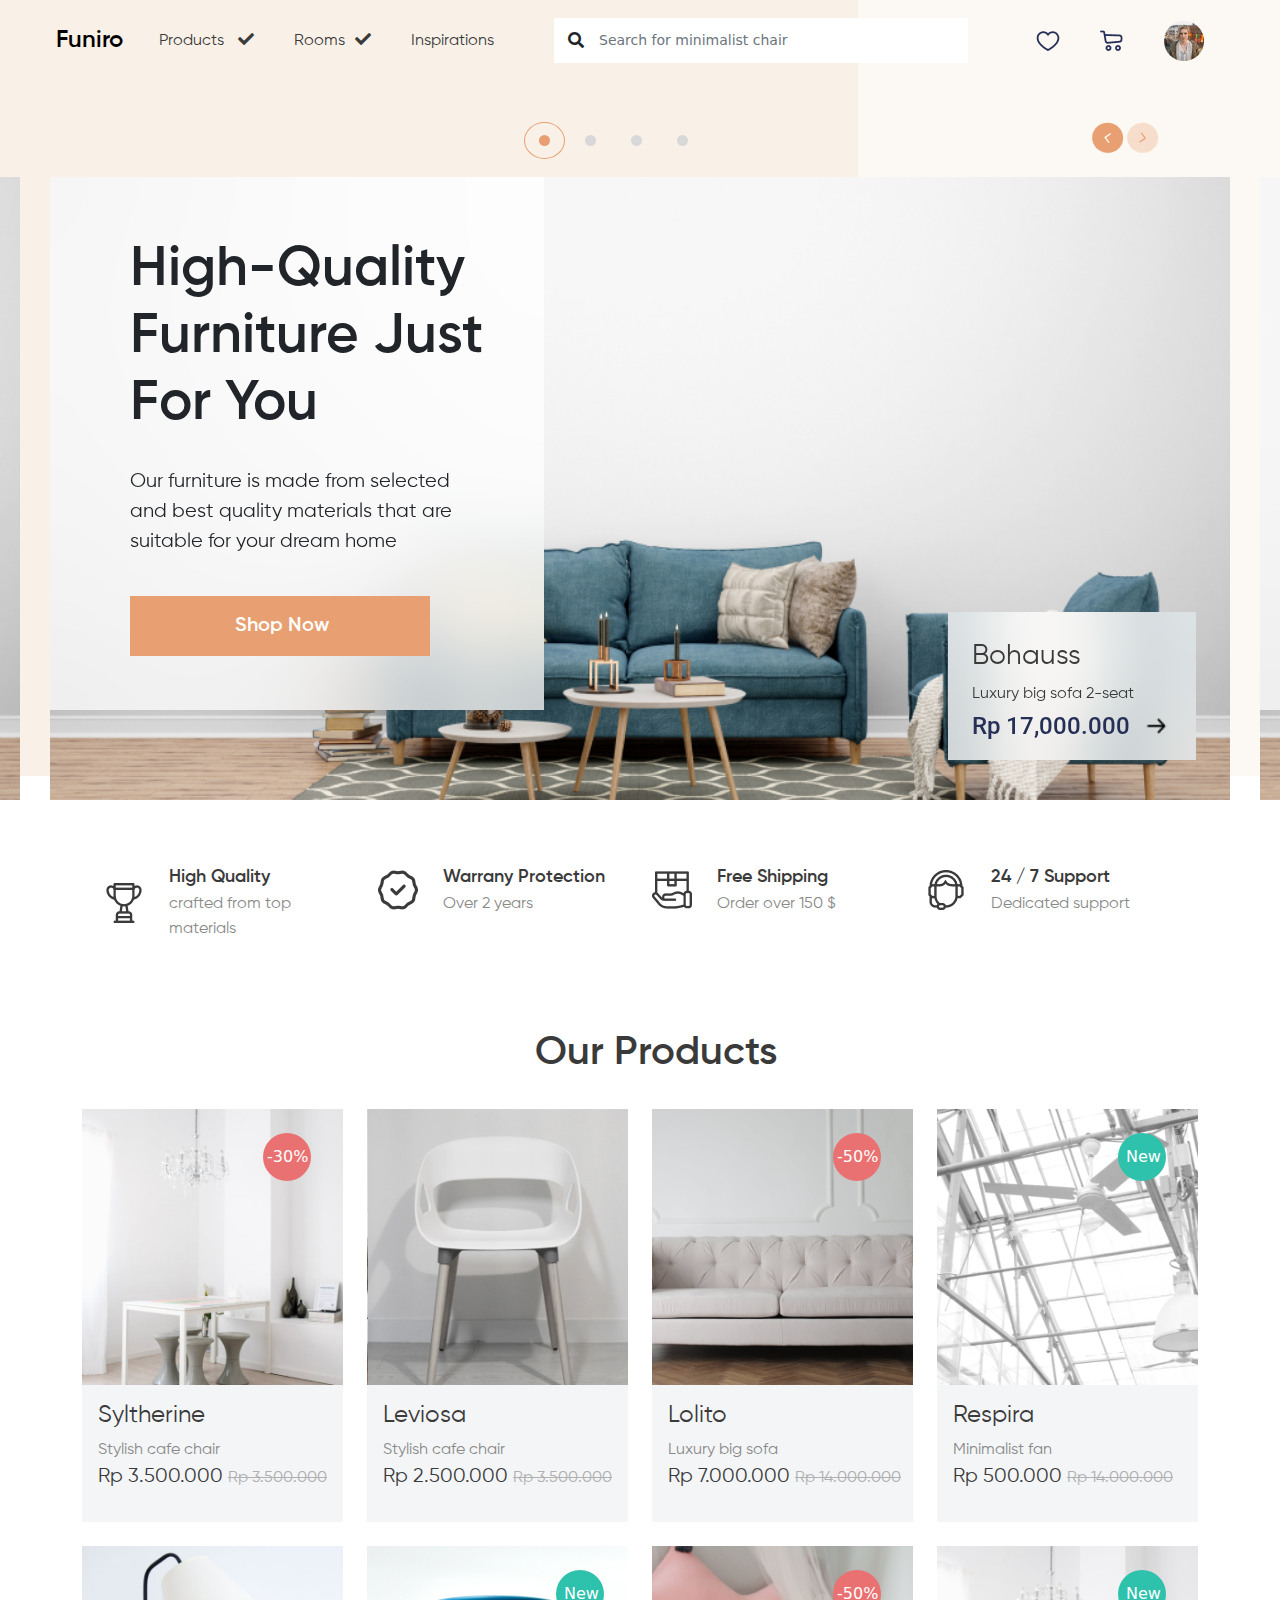
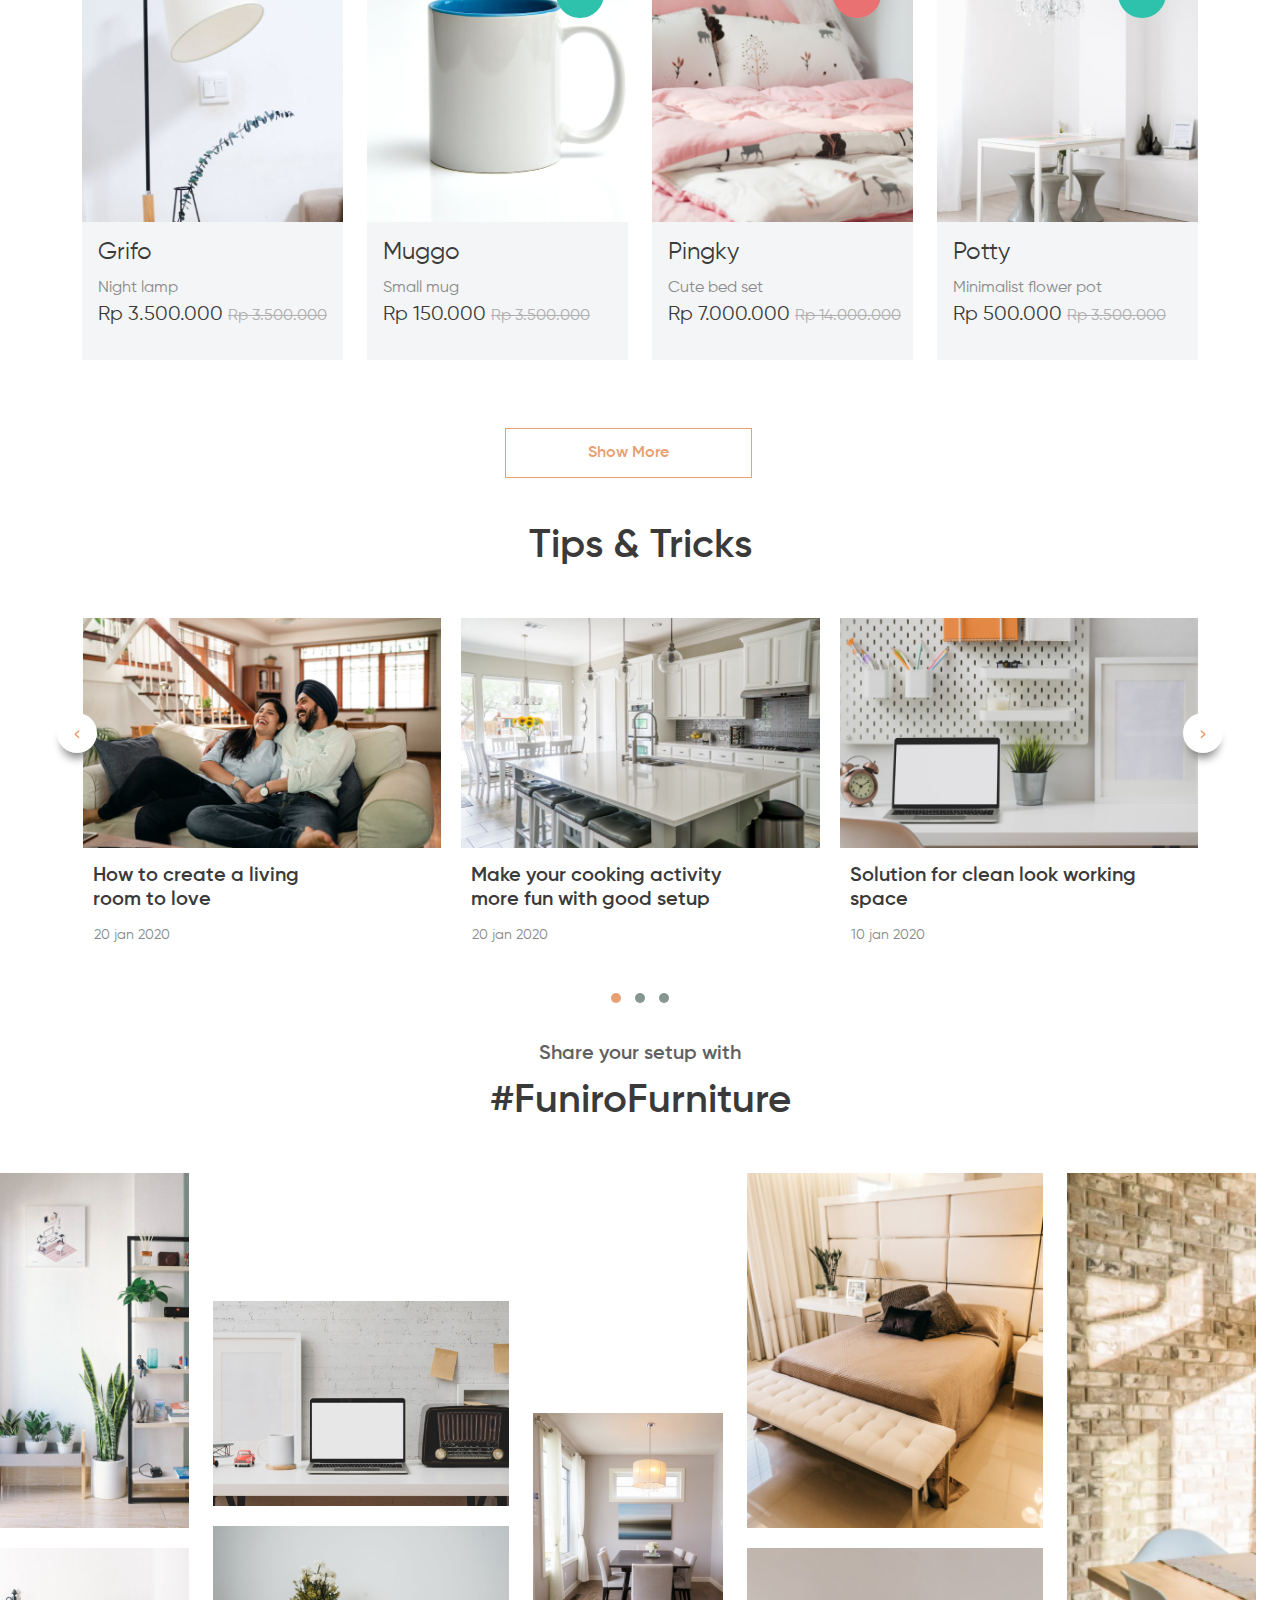
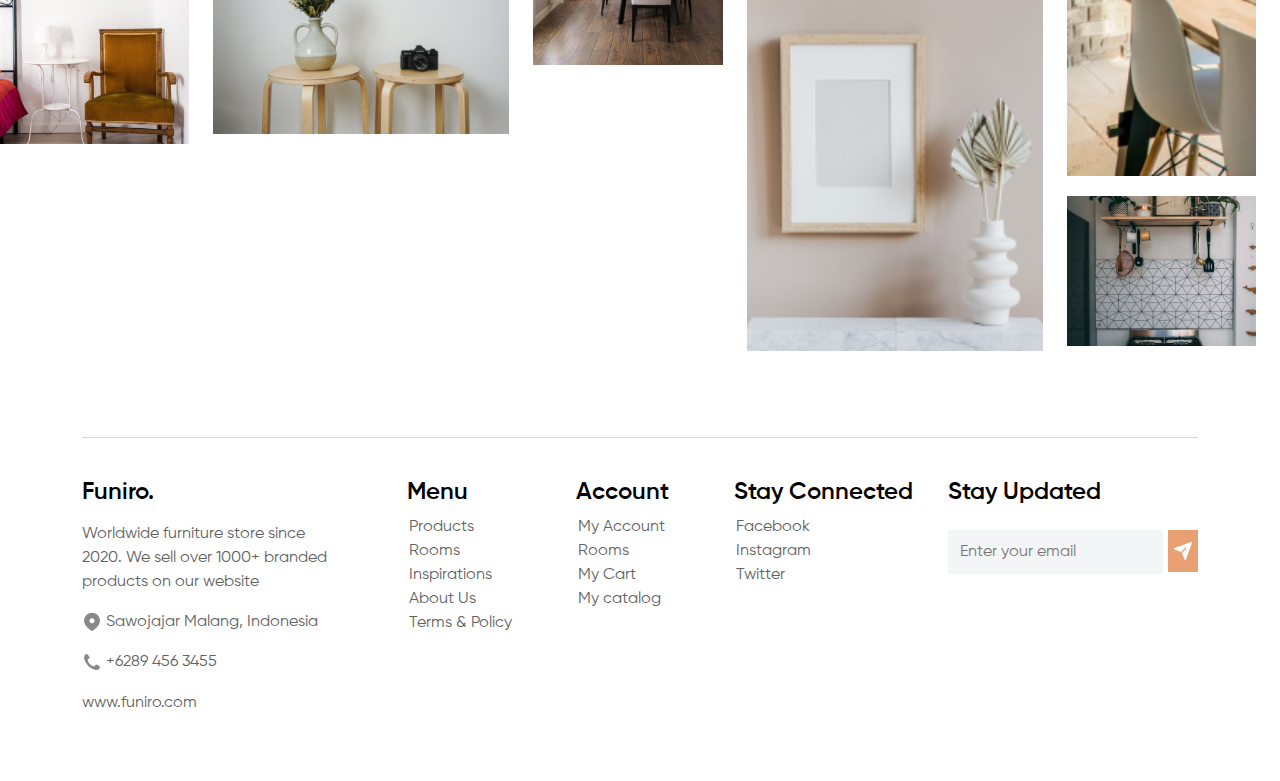
<file: index.html>
<!DOCTYPE html>
<html lang="en">
  <head>
    <meta charset="UTF-8" />
    <meta http-equiv="X-UA-Compatible" content="IE=edge" />
    <meta name="viewport" content="width=device-width, initial-scale=1.0" />
    <!--Css link start-->
 
    <link href="https://cdnjs.cloudflare.com/ajax/libs/font-awesome/5.13.0/css/all.min.css" rel="stylesheet"/>
    <link rel="stylesheet" href="./css/bootstrap.min.css" />
    <link rel="stylesheet" href="https://cdnjs.cloudflare.com/ajax/libs/OwlCarousel2/2.3.4/assets/owl.carousel.min.css" />
    <link rel="stylesheet"href="https://cdnjs.cloudflare.com/ajax/libs/OwlCarousel2/2.3.4/assets/owl.theme.default.min.css"/>
    <link rel="stylesheet" href="./css/style.css" />
    <!--Css link Ends-->
    <title>Figma to Html</title>
  </head>
  <body>
    <!--Above the fold section start-->
<!--Top nav ber start-->
<section class="header_nav">
   <div class="container"> 
     <div class="row"> 
      <div class="col-md-12">
          <nav class="navbar navbar-expand-lg navbar-light">
            <div class="container-fluid">
              <a class="navbar-brand" href="#">Funiro</a>
              <button class="navbar-toggler" type="button" data-bs-toggle="collapse" data-bs-target="#navbarSupportedContent" aria-controls="navbarSupportedContent" aria-expanded="false" aria-label="Toggle navigation">
                <span class="navbar-toggler-icon"></span>
              </button>
              <div class="collapse navbar-collapse" id="navbarSupportedContent">
                <ul class="navbar-nav me-auto mb-2 mb-lg-0">
                  <li class="nav-item"> <a class="nav-link active" href="#">Products <span class="checkmark"><i class="fas fa-check"></i></span></a></li>
                  <li class="nav-item"> <a class="nav-link " href="#">Rooms<span class="checkmark"><i class="fas fa-check"></i></span></a></li>
                  <li class="nav-item"> <a class="nav-link" href="#">Inspirations</a></li>
                </ul>
                 <form class="d-flex">
                    <input class="form-control me-2" type="search" placeholder="Search for minimalist chair" aria-label="Search">
                    <button class="btn" type="submit"><i class="fas fa-search"></i></button>
              </form>
                <ul class="navbar-nav me-0 ms-auto mb-lg-0 navbar-Icons">
                  <li class="nav-item"> <a class="nav-link active" href="#"><img src="images/Heart.png" alt="#"></a></li>
                  <li class="nav-item"> <a class="nav-link " href="#"><img src="images/Cart.png" alt="#"></a></li>
                  <li class="nav-item"> <a class="nav-link" href="#"><img src="images/person.png" alt="#"></a></li>
                </ul>
              </div>
            </div>
          </nav>
      </div>
    </div>
   </div>
</section>

<!--Top nav ber ends-->
    <!--1st above part start-->
    <section id="home_hero">
      <div class="bg_overlay"></div>clear
      <div class="owl-carousel owl-theme" id="home_hero_silder">
        <div class="item">
          <div class="owl_inner">
            <div class="img_container">
              <div class="info_box">
                <h4>Bohauss</h4>
                <span class="info_Normal_Medium">Luxury big sofa 2-seat</span>
                <div class="price-section">
                  <span class="info_price">Rp 17,000.000</span>
                  <img src="images/arrow right.png" alt="#" />
                </div>
              </div>
            </div>
             </div>
            <div class="Hero_content">
              <div class="content">
                <h1>
                  High-Quality <br />
                  Furniture Just <br />
                  For You
                </h1>
                <p>
                  Our furniture is made from selected and best quality materials
                  that are suitable for your dream home
                </p>
                <div class="banner_button">
                  <span class="small_btn">Shop Now</span>
                </div>
                <!--<button><span class="btn"> Shop Now</span></button>-->
            </div>  
          </div>
        </div>
        <div class="item">
          <div class="owl_inner">
            <div class="img_container_2">
              <div class="info_box">
                <h4>Bohauss</h4>
                <span class="info_Normal_Medium">Luxury big sofa 2-seat</span>
                <div class="price-section">
                  <span class="info_price">Rp 17,000.000</span>
                <img src="images/arrow right.png" alt="#" />

                </div>
              </div>
            </div>
          </div>
          <div class="Hero_content_2">
            <div class="content_2">
              <h1>
                High-Quality <br />
                Furniture Just <br />
                For You
              </h1>
              <p>
                Our furniture is made from selected and best quality materials
                that are suitable for your dream home
              </p>
                <div class="banner_button">
                  <span class="small_btn">Shop Now</span>
                </div>
            </div>
           </div>
            </div>
     <div class="item">
          <div class="owl_inner">
            <div class="img_container_2">
              <div class="info_box">
                <h4>Bohauss</h4>
                <span class="info_Normal_Medium">Luxury big sofa 2-seat</span>
                <div class="price-section">
                  <span class="info_price">Rp 17,000.000</span>
                  <img src="images/arrow right.png" alt="#" />
                </div>
              </div>
            </div>
          </div>
          <div class="Hero_content_2">
            <div class="content_2">
              <h1>
                High-Quality <br />
                Furniture Just <br />
                For You
              </h1>
              <p>
                Our furniture is made from selected and best quality materials
                that are suitable for your dream home
              </p>
              <div class="banner_button">
                  <span class="small_btn">Shop Now</span>
               </div>
            </div>
           </div>
         </div>
           <div class="item">
          <div class="owl_inner">
            <div class="img_container_2">
              <div class="info_box">
                <h4>Bohauss</h4>
                <span class="info_Normal_Medium">Luxury big sofa 2-seat</span>
                <div class="price-section">
                  <span class="info_price">Rp 17,000.000</span>
                 <!-- <img src="images/arrow right.png" alt="#" />-->
                </div>
              </div>
            </div>
          </div>
          <div class="Hero_content_2">
            <div class="content_2">
              <h1>
                High-Quality <br />
                Furniture Just <br />
                For You
              </h1>
              <p>
                Our furniture is made from selected and best quality materials
                that are suitable for your dream home
              </p>
               <div class="banner_button">
                  <span class="small_btn">Shop Now</span>
                </div>
            </div>
           </div>
         </div>
          </div>
        </div> 
      </div>
    </section>
    <!--1st above part ends-->
    <!--Above the fold  section start-->
<!--Features section html Start-->
<section class="features">
  <div class="container">
    <div class="row">
      <!--Features part-1 start-->
      <div class="col-md-3">
        <div class="features_items">
          <img src="images/trophy 1.png" alt="Trophy">
          <div class="features_content"> 
          <span class=" d-block span_one">High Quality</span>
           <span class="span_two">crafted from top materials</span>
          </div>
        </div>
         </div>
         <!--Features part-1 ends-->
               <!--Features part-2 start-->
      <div class="col-md-3">
        <div class="features_items">
          <img src="images/guarantee.png" alt="guarantee">
          <div class="features_content"> 
          <span class=" d-block span_one">Warrany Protection</span>
           <span class="span_two">Over 2 years</span>
          </div>
        </div>
         </div>
         <!--Features part2 ends-->
        <!--Features part-3 start-->
      <div class="col-md-3">
        <div class="features_items">
          <img src="images/shipping.png" alt="Trophy">
          <div class="features_content"> 
          <span class=" d-block span_one">Free Shipping</span>
           <span class="span_two">Order over 150 $</span>
          </div>
        </div>
         </div>
         <!--Features part-3 ends-->
        <!--Features part-4 start-->
      <div class="col-md-3">
        <div class="features_items">
          <img src="images/customer-support.png" alt="customer-support">
          <div class="features_content"> 
          <span class=" d-block span_one">24 / 7 Support</span>
           <span class="span_two">Dedicated support</span>
          </div>
        </div>
         </div>
         <!--Features part -4 ends-->
    </div>
  </div>
</section>
<!--Features section html Ends--->
<!--------Products main section part Start------>
<section class="product_new">
<!------------Products content part start--------->
  <div class="container">
    <div class="row">
      <div class="col-lg-12 pb-2 ">
       <div class="products_content">
           <h2 class="mb-4">Our Products</h2>
       </div>
      </div>
    </div>
  </div>
  <!------------Products content part ends--------->
<div class="container">
  <div class="row">
    <!----1st New products start-->
    <div class="col-lg-3">
      <div class="products_new_items mb-4">
       <img src="images/Img-Syltherine.png" alt="Img-Syltherine" class="img-fluid w-100">
         <span class="price_discount me-2 ps-1">-30%</span>
          <div class="products_details">
                 <h5>Syltherine</h5>
                      <span class="details_1">Stylish cafe chair</span> <br>
                       <span class="details_2">Rp 3.500.000
                        <del>Rp 3.500.000</del>
                     </span>
           </div>
      <div class="product_cart ">
           <a href="#" class="btn_new ">Add to cart</a>
          <div class="flex justify-content-around"> 
                  <a href="" class=" span_3 share me-3 "><img src="images/gridicons_share.png" alt="#" class="me-2">Share</a>
                  <a href="" class="span_3  link  me-3"><img src="images/Vector (1).png" alt="#" class="me-2">Like</a>
          </div>
     </div>
    </div>
 </div>
<!----1st New products ends-->
 <!----2nd New products start-->
 <div class="col-lg-3">
    <div class="products_new_items mb-4">
       <img src="images/Img-Leviosa.png" alt="Img-Leviosa" class="img-fluid w-100">
          <div class="products_details">
                 <h5>Leviosa</h5>
                      <span class="details_1">Stylish cafe chair</span> <br>
                       <span class="details_2">Rp 2.500.000
                        <del>Rp 3.500.000</del>
                     </span>
           </div>
      <div class="product_cart ">
           <a href="#" class="btn_new ">Add to cart</a>
          <div class="flex justify-content-around"> 
                  <a href="" class=" span_3 share me-3 "><img src="images/gridicons_share.png" alt="#" class="me-2">Share</a>
                  <a href="" class="span_3  link  me-3"><img src="images/Vector (1).png" alt="#" class="me-2">Like</a>
          </div>
     </div>
    </div>
 </div>
 <!----2nd New products ends-->
<!----3rd New products start-->
  <div class="col-lg-3">
    <div class="products_new_items mb-4">
       <img src="images/Img-Lolito.png" alt="Img-Lolito" class="img-fluid w-100">
         <span class="price_discount me-2 ps-1">-50%</span>
          <div class="products_details">
                 <h5>Lolito</h5>
                      <span class="details_1">Luxury big sofa</span> <br>
                       <span class="details_2">Rp 7.000.000
                            <del>Rp 14.000.000</del>
                     </span>
           </div>
      <div class="product_cart ">
           <a href="#" class="btn_new ">Add to cart</a>
          <div class="flex justify-content-around"> 
                  <a href="" class=" span_3 share me-3 "><img src="images/gridicons_share.png" alt="#" class="me-2">Share</a>
                  <a href="" class="span_3  link  me-3"><img src="images/Vector (1).png" alt="#" class="me-2">Like</a>
          </div>
     </div>
    </div>
 </div>
<!----3rd New products ends-->
 <!----4th New products start-->
 <div class="col-lg-3">
    <div class="products_new_items mb-4">
       <img src="images/Img-Respire.png" alt="Img-Respire" class="img-fluid w-100">
         <span class="price_discount me-2 ps-2" style="background-color: #2EC1AC;" >New</span>
          <div class="products_details">
                 <h5>Respira</h5>
                      <span class="details_1">Minimalist fan</span> <br>
                       <span class="details_2">Rp 500.000
                        <del>Rp 14.000.000</del>
                     </span>
           </div>
      <div class="product_cart ">
           <a href="#" class="btn_new ">Add to cart</a>
          <div class="flex justify-content-around"> 
                  <a href="" class=" span_3 share me-3 "><img src="images/gridicons_share.png" alt="#" class="me-2">Share</a>
                  <a href="" class="span_3  link  me-3"><img src="images/Vector (1).png" alt="#" class="me-2">Like</a>
          </div>
     </div>
    </div>
 </div>

 <!----4th New products ends-->
 <!----5th New products start-->
 <div class="col-lg-3">
    <div class="products_new_items mb-4">
       <img src="images/Img-Grifo.png" alt="Img-Grifo" class="img-fluid w-100">
          <div class="products_details">
                 <h5>Grifo</h5>
                      <span class="details_1">Night lamp</span> <br>
                       <span class="details_2">Rp 3.500.000
                        <del>Rp 3.500.000</del>
                     </span>
           </div>
      <div class="product_cart ">
           <a href="#" class="btn_new ">Add to cart</a>
          <div class="flex justify-content-around"> 
                  <a href="" class=" span_3 share me-3 "><img src="images/gridicons_share.png" alt="#" class="me-2">Share</a>
                  <a href="" class="span_3  link  me-3"><img src="images/gridicons_share.png" alt="#" class="me-2">Like</a>
          </div>
     </div>
    </div>
 </div>
<!----5th New products ends-->
 <!----6th New products start-->
 <div class="col-lg-3">
    <div class="products_new_items mb-4">
       <img src="images/Img-Muggo.png" alt="Img-Muggo" class="img-fluid w-100">
          <span class="price_discount margin-right: -0.10 rem ps-2" style="background-color: #2EC1AC;" >New</span>
          <div class="products_details">
                 <h5>Muggo</h5>
                      <span class="details_1">Small mug</span> <br>
                       <span class="details_2">Rp 150.000
                        <del>Rp 3.500.000</del>
                     </span>
           </div>
      <div class="product_cart ">
           <a href="#" class="btn_new ">Add to cart</a>
          <div class="flex justify-content-around"> 
                  <a href="" class=" span_3 share me-3 "><img src="images/gridicons_share.png" alt="#" class="me-2">Share</a>
                  <a href="" class="span_3  link  me-3"><img src="images/Vector (1).png" alt="#" class="me-2">Like</a>
          </div>
     </div>
    </div>
 </div>

<!----6th New products ends-->
<!----7th New products start mb-4-->
 <div class="col-lg-3">
    <div class="products_new_items mb-4">
       <img src="images/Img-Pinkey.png" alt="Img-Pinkey" class="img-fluid w-100">
         <span class="price_discount me-2 ps-1">-50%</span>
          <div class="products_details">
                 <h5>Pingky</h5>
                      <span class="details_1">Cute bed set</span> <br>
                       <span class="details_2">Rp 7.000.000
                        <del>Rp 14.000.000</del>
                     </span>
           </div>
      <div class="product_cart ">
           <a href="#" class="btn_new ">Add to cart</a>
          <div class="flex justify-content-around"> 
                  <a href="" class=" span_3 share me-3 "><img src="images/gridicons_share.png" alt="#" class="me-2">Share</a>
                  <a href="" class="span_3  link  me-3"><img src="images/Vector (1).png" alt="#" class="me-2">Like</a>
          </div>
     </div>
    </div>
 </div>
<!----7th New products ends-->
<!----8th New products start-->
 <div class="col-lg-3">
    <div class="products_new_items mb-4">

       <img src="images/Img-Syltherine.png" alt="Img-Syltherine" class="img-fluid w-100">
           <span class="price_discount me-2 ps-2" style="background-color: #2EC1AC;" >New</span>
          <div class="products_details">
                 <h5>Potty</h5>
                      <span class="details_1">Minimalist flower pot</span> <br>
                       <span class="details_2">Rp 500.000
                        <del>Rp 3.500.000</del>
                     </span>
           </div>
      <div class="product_cart ">
           <a href="#" class="btn_new ">Add to cart</a>
          <div class="flex justify-content-around"> 
                  <a href="" class=" span_3 share me-3 "><img src="images/gridicons_share.png" alt="#" class="me-2">Share</a>
                  <a href="" class="span_3  link  me-3"><img src="images/Vector (1).png" alt="#" class="me-2">Like</a>
          </div>
     </div>
    </div>
 </div>
 <!----8th New products ends-->
 <!----------Products button start --------->
          <div class="row">
            <div class="col-md-12 text-center">
              <a href="product_btn" class="btn">Show More</a>
            </div>
          </div>
    </div>
</div>
</section>
 <!----------Products button ends --------->
<!---Products Main  section part Ends-->

<!------------Tips & tricks part start-------->
<section class="tips_tricks">
  <div class="container pb-4">
    <div class="row">
      <!--------Tips & Tricks title part start-->
      <div class="col-md-12"> 
      <div class="tricks_titile"> 
        <h2 class="text-center mb-5">Tips & Tricks</h2>
      </div>
    </div>
  <!--------Tips & Tricks title part ends-->
  <!---Tips&Tricks slider part start-->
      <div class="owl-carousel owl-theme" id="share-slider">
        <!--Item-1 start-->
        <div class="tips_item pb-3 mb-3">
        <img src="images/Tips & Tricks-Img-1.png" alt="img-1" class="img_fluid w-100">
        <div class="trips_content">
          <h5>How to create a living <br>
            room to love</h5>
          <span class="content_date">20 jan 2020</span>
      </div>
     </div>
  <!--Item-1 Ends-->
  <!--Item-2 Start-->
            <div class="tips_item pb-3">
              <img src="images/Tips & Tricks-Img-3.png" alt="img-3" class="img_fluid w-100">
              <div class="trips_content">
                <h5>Make your cooking activity <br>
                  more fun with good setup</h5>
                <span class="content_date">20 jan 2020</span>
            </div>
          </div>
        <!--Item-2 Ensds-->
        <!--Item-3 Start-->
       <div class="tips_item pb-3">
        <img src="images/Tips & Tricks-Img-2.png" alt="img-2" class="img_fluid w-100">
        <div class="trips_content">
          <h5>Solution for clean look working <br>
            space</h5>
          <span class="content_date">10 jan 2020</span>
      </div>
     </div>
  <!--Item-3 Ensds-->
 <!--Item-4 Start-->
         <div class="tips_item pb-3">
          <img src="images/Tips & Tricks-Img-1.png" alt="img-4" class="img_fluid w-100">
          <div class="trips_content">
            <h5>How to create a living <br>
              room to love</h5>
            <span class="content_date">20 jan 2020</span>
        </div>
       </div>
         <!--Item-4 Ensds-->
         <!--Item-5 Start-->
         <div class="tips_item pb-3">
          <img src="images/Tips & Tricks-Img-2.png" alt="img-5" class="img_fluid w-100">
          <div class="trips_content">
            <h5>Solution for clean look working <br>
              space</h5>
            <span class="content_date">10 jan 2020</span>
        </div>
       </div>
        <!--Item-5 Ensds-->
        <!--Item-6 Start-->
         <div class="tips_item pb-3">
          <img src="images/Tips & Tricks-Img-3.png" alt="img-3" class="img_fluid w-100">
          <div class="trips_content">
            <h5>Make your cooking activity <br>
              more fun with good setup</h5>
            <span class="content_date">20 jan 2020</span>
        </div>
       </div>
     <!--Item-6 Ends-->
     <!--Item-7 Start-->
     <div class="tips_item pb-3">
      <img src="images/Tips & Tricks-Img-2.png" alt="img-7" class="img_fluid w-100">
      <div class="trips_content">
        <h5>Solution for clean look working <br>
          space</h5>
        <span class="content_date">10 jan 2020</span>
    </div>
   </div>
     <!--Item-7 Ends-->
      </div>
<!---Tips&Tricks slider part ends-->
















    </div>
  </div>
</section>
<!------------Tips & tricks part ends-------->
<!--------Funiro furniture section Start------->
<section class="funiro">
  <div class="container"> 
    
<!-------------funior titile part start-------->
  <div class="row">
      <div class="col-md-12">
        <div class="funiro_title text-center">
          <span>Share your setup with</span>
          <h2 class="mb-5">#FuniroFurniture</h2>
        </div>
      </div>
 </div>
  <!-------------funior titile part start-------->

    </div>
</div>
</section>
  <!-------------funior gallery part start-------->
  <!---<div class="gallery_blog"></div> -->
  <section class="gallery_blog"> 
    
  <div class="row w-100">
<!---------Col-1 start------->
    <div class="col-md-2">
      <div class="small_img"> 
        <img src="images/Share-1.png" alt="#" class="img_fluid w-100">
        <div class="small_img_overlay">
          <a href="#"><i class="fas fa-home"></i></a>
        </div>
      </div>
      <div class="big_img"> 
        <img src="images/Share-6.png" alt="#" class="img_fluid w-100">
        <div class="big_img_overlay">
          <a href="#"><i class="fas fa-home"></i></a>
        </div>
      </div>
    </div>
<!---------Col-1 ends------->
<!---------Col-2 start------->
<div class="col-md-3">
  <div class="big_img_laptop"> 
    <img src="images/Share-2.png" alt="#" class="img_fluid w-100 ">
    <div class="big_img_overlay">
      <a href="#"><i class="fas fa-home"></i></a>
    </div>
  </div>
  <div class="small_img_vase"> 
    <img src="images/Share-7.png" alt="#" class="img_fluid w-100">
    <div class="small_img_overlay">
      <a href="#"><i class="fas fa-home"></i></a>
    </div>
  </div>
</div>
<!---------Col-2 ends------->
<!---------Col-3 start------->
<div class="col-md-2">
  <div class="big_img_diningspace"> 
    <img src="images/Share-3.png" alt="#" class="img_fluid w-100 ">
    <div class="big_img_overlay">
      <a href="#"><i class="fas fa-home"></i></a>
    </div>
  </div>
</div>
<!---------Col-3 ends------->
<!---------Col-4 start------->
<div class="col-md-3">
  <div class="big_img_bed"> 
    <img src="images/Share-4.png" alt="#" class="img_fluid w-100 ">
    <div class="big_img_overlay">
      <a href="#"><i class="fas fa-home"></i></a>
    </div>
  </div>
  <div class="small_img_frame"> 
    <img src="images/Share-8.png" alt="#" class="img_fluid w-100">
    <div class="small_img_overlay">
      <a href="#"><i class="fas fa-home"></i></a>
    </div>
  </div>
</div>
<!---------Col-4 ends------->
<!---------Col-5 start------->
<div class="col-md-2">
  <div class="big_img_halfwal d-block "> 
    <img src="images/Share-5.png" alt="#" class="img_fluid w-100 ">
    <div class="big_img_overlay">
      <a href="#"><i class="fas fa-home"></i></a>
    </div>
  </div>
  <div class="small_img_waledecorate"> 
    <img src="images/Share-9.png" alt="#" class="img_fluid w-100">
    <div class="small_img_overlay">
      <a href="#"><i class="fas fa-home"></i></a>
    </div>
  </div>
</div>
<!---------Col-5 ends------->

    </div>
</section>
<!-------------funior gallery part ends-------->
<!--------Funiro furniture section Ends------->
<!--------Fotter Section part Start-------->
<section class="footer">
  <div class="container">
    <hr>

   <div class="footer_content d-flex"> 
     <!--footer item 1 start-->
     <div class="footer_content_items">
       <h4>Funiro.</h4>
             <span class="paragraph d-block mb-3">Worldwide furniture store since 2020. We sell over 1000+ branded  products on our website</span>
             <span class="location d-block mb-3"> <img src="images/Pin 24px.png" alt="pin"> Sawojajar Malang, Indonesia</span>
             <span class="phn_number d-block mb-3"> <img src="images/Phone 24px.png" alt="phn"> +6289 456 3455</span>
             <span class="website_link d-block mb-3"><a href="funior">www.funiro.com</a></span>
     </div>
<!--footer item 1 ends--->
 <!--footer item 2 start-->
<div class="footer_content_items">
      <h4 class="text-center  menu">Menu</h4>
           <ul>
             <li>Products</li>
             <li>Rooms</li>
             <li>Inspirations</li>
             <li>About Us</li>
             <li>Terms & Policy</li>
           </ul>
    </div>
<!--footer item 2 ends-->
 <!--footer item 3 start-->
 <div class="footer_content_items">
  <h4 class="text-center account">Account</h4>
     <ul>
          <li>My Account</li>
          <li>Rooms</li>
          <li>My Cart</li>
          <li>My catalog</li>
  </ul>
</div>
<!--footer item 3 ends-->
 <!--footer item 4 start-->
 <div class="footer_content_items">
  <h4 class="text-center account">Stay Connected</h4>
       <ul>
         <li>Facebook</li>
         <li>Instagram</li>
         <li>Twitter</li>
       </ul>
</div>
<!--footer item 4 ends-->
 <!--footer item 5 start-->
 <div class="footer_content_items">
  <h4 >Stay Updated</h4>
       <form action="#"> 
         <input type="text" class="form_control" placeholder="Enter your email">
         <button class="submit"><img src="images/Vector.png" alt="footer-btn-img"></button>
       </form>
</div>
<!--footer item 5 ends-->
   </div>
  </div>
</section>
<!--------Fotter Section part Ends-------->

 <!--html js link start-->
    <script src="https://cdnjs.cloudflare.com/ajax/libs/jquery/3.6.0/jquery.min.js"></script>
    <script src="./js/bootstrap.min.js"></script>
    <script src="https://cdnjs.cloudflare.com/ajax/libs/OwlCarousel2/2.3.4/owl.carousel.min.js"></script>
    <script src="./js/style.js"></script>

    <!----html js link ends-->
  </body>
</html>
</file>
<file: css/style.css>
@import url("https://fonts.googleapis.com/css2?family=Roboto:wght@100;300;400;500;700&display=swap");
@font-face {
  font-family: "Gilroy";
  font-style: SemiBold;
  font-weight: 700;
  src: url("../fonts/Gilroy-SemiBold.ttf");
}

@font-face {
  font-family: "Gilroy";
  font-style: Bold;
  font-weight: 800;
  src: url("../fonts/Gilroy-Bold.ttf");
}

@font-face {
  font-family: "Gilroy";
  font-style: Regular;
  font-weight: 400;
  src: url("../fonts/Gilroy-Regular.ttf");
}

* {
  margin: 0;
  padding: 0;
}

ul,
ol {
  list-style: none;
}

a,
a:hover,
a:focus {
  text-decoration: none;
}

.clear {
  clear: both;
}

.button:focus {
  outline: 0;
}

h1,
h2,
h3,
h4,
h5,
h6,
p {
  font-family: Gilroy;
}

.header_nav {
  /*background: #c2aab1;*/
  position: absolute;
  top: 0;
  left: 10;
  width: 100%;
  z-index: 1;
  margin-top: 10px;
}

.header_nav .container {
  max-width: 1240px;
}

.header_nav .navbar-brand {
  font-family: Gilroy;
  font-size: 24px;
  font-style: normal;
  font-weight: 700;
  color: #000000;
  line-height: 29px;
}

.header_nav .navbar-nav .nav-item .nav-link {
  font-family: Gilroy;
  font-style: normal;
  font-weight: 500;
  font-size: 16px;
  line-height: 150%;
  color: #3a3a3a;
  padding: 0 20px !important;
}

.header_nav .navbar-nav .nav-item .nav-link .checkmark {
  position: static;
  width: 20px;
  height: 20px;
  font-style: normal;
  font-weight: 100;
  margin-left: 10px;
  color: #3a3a3a;
}

.header_nav .navbar-Icons .nav-item {
  display: -webkit-box;
  display: -ms-flexbox;
  display: flex;
  -webkit-box-align: center;
      -ms-flex-align: center;
          align-items: center;
}

.header_nav .navbar-Icons .nav-item .nav-link {
  padding: 0 16px;
}

form {
  width: 100%;
  max-width: 422px;
  height: 45px;
  left: 645px;
  top: 40px;
}

form .form-control {
  font-size: 14px;
  border-radius: 0;
  border: 0;
  padding-left: 45px;
}

form .form-control:focus {
  -webkit-box-shadow: none;
          box-shadow: none;
}

form .btn {
  position: absolute;
  width: 20px;
  height: 20px;
  left: 522.71px;
  top: 12px;
}

#home_hero {
  height: 776px;
  background: #fcf8f3;
  position: relative;
  padding-top: 153px;
}

#home_hero .bg_overlay {
  width: 67%;
  height: 776px;
  background: #f9f1e7;
  position: absolute;
  top: 0;
  left: 0;
}

#home_hero .owl-carousel {
  position: relative;
}

#home_hero .owl_inner {
  height: 623px;
}

#home_hero .img_container {
  background-image: url(../images/Banner-Central-Img.jpg);
  background-repeat: no-repeat;
  background-size: cover;
  height: 100%;
  margin-left: 0;
}

#home_hero .img_container_2 {
  background-image: url(../images/Banner-Central-Img.jpg);
  background-repeat: no-repeat;
  background-size: cover;
  height: 100%;
}

#home_hero .info_box {
  position: absolute;
  bottom: 40px;
  right: 33.75px;
  background: rgba(255, 255, 255, 0.72);
  -webkit-backdrop-filter: blur(31px);
          backdrop-filter: blur(31px);
  width: 248.04px;
  height: 148px;
  padding-left: 24px;
  padding-bottom: 24px;
}

#home_hero h4 {
  font-family: Gilroy;
  font-weight: 500;
  font-size: 28px;
  line-height: 120%;
  color: #3a3a3a;
  position: absolute;
  top: 19.05%;
}

#home_hero .info_Normal_Medium {
  font-family: Gilroy;
  font-weight: 500;
  font-size: 16px;
  line-height: 150%;
  color: #3a3a3a;
  position: absolute;
  top: 47%;
}

#home_hero .price-section {
  display: -webkit-box;
  display: -ms-flexbox;
  display: flex;
  -webkit-box-align: center;
      -ms-flex-align: center;
          align-items: center;
  -webkit-box-pack: justify;
      -ms-flex-pack: justify;
          justify-content: space-between;
}

#home_hero .info_price {
  font-weight: 400;
  font-size: 24px;
  color: #262f56;
  font-weight: 500;
  font-family: "Roboto", sans-serif;
  margin-top: 6rem;
}

#home_hero img {
  width: 55px;
  height: 30px;
  font-size: 12px;
  margin-top: 6rem;
  padding-right: 24px;
}

#home_hero .Hero_content {
  width: 494px;
  height: 533px;
  background: rgba(255, 255, 255, 0.72);
  -webkit-backdrop-filter: blur(31px);
          backdrop-filter: blur(31px);
  position: absolute;
  top: 0;
  margin-left: 0;
  opacity: 1;
}

#home_hero .content {
  position: absolute;
  width: 374px;
  height: 433px;
  margin: 60px;
}

#home_hero .Hero_content_2 {
  width: 494px;
  height: 533px;
  background: rgba(255, 255, 255, 0.72);
  -webkit-backdrop-filter: blur(31px);
          backdrop-filter: blur(31px);
  position: absolute;
  top: 0;
  margin-left: 0;
  opacity: 1;
}

#home_hero .content_2 {
  position: absolute;
  width: 374px;
  height: 433px;
  margin: 60px;
}

#home_hero h1 {
  position: absolute;
  width: 374px;
  height: 201px;
  left: 20px;
  font-family: Gilroy;
  font-size: 56px;
  font-weight: 700;
}

#home_hero p {
  font-family: Gilroy;
  font-size: 20px;
  line-height: 30px;
  position: absolute;
  width: 357px;
  height: 90px;
  top: 230px;
  left: 20px;
}

#home_hero .banner_button {
  background: #e89f71;
  position: absolute;
  width: 300px;
  height: 30px;
  top: 359px;
  left: 20px;
  padding-top: 15px;
  padding-bottom: 45px;
  padding-left: 105px;
  padding-right: 100px;
  -webkit-transition: all linear 0.6s;
  transition: all linear 0.6s;
}

#home_hero .small_btn {
  font-family: Gilroy;
  font-weight: 700;
  color: #fff;
  font-size: 20px;
  cursor: pointer;
  -webkit-transition: all linear 0.6s;
  transition: all linear 0.6s;
}

#home_hero .banner_button:hover {
  background: transparent;
  -webkit-transition: all linear 0.6s;
  transition: all linear 0.6s;
}

#home_hero .small_btn:hover {
  color: #e89f71;
  -webkit-transition: all linear 0.6s;
  transition: all linear 0.6s;
}

#home_hero .owl-theme .owl-nav {
  position: absolute;
  top: 68px;
  right: 100px;
  width: 148px;
  height: 48px;
}

#home_hero .owl-carousel .owl-nav button.owl-prev {
  position: absolute;
  top: -140px;
  right: 60px;
  -webkit-transform: rotate(190deg);
          transform: rotate(190deg);
}

#home_hero .owl-carousel .owl-nav button.owl-next {
  -webkit-transform: rotate(190deg);
          transform: rotate(190deg);
  position: absolute;
  top: -140px;
  right: 25px;
}

#home_hero .owl-carousel .owl-nav button.owl-next:hover {
  background: transparent;
}

#home_hero .owl-carousel .owl-nav button.owl-prev:hover {
  background: transparent;
}

#home_hero .owl-theme .owl-dots {
  position: absolute;
  top: -55px;
  right: 218px;
  left: 160px;
}

#home_hero .owl-theme .owl-dots button {
  padding: 7px !important;
  margin-left: 5px;
  border: 1px solid transparent;
  border-radius: 50%;
}

#home_hero .owl-theme .owl-dots button.active {
  border: 1px solid #e89f71;
}

#home_hero .owl-theme .owl-dots button.active span {
  background: #e89f71;
}

#home_hero .owl-theme .owl-dots button span {
  width: 11px;
  height: 11px;
  background: #d8d8d8;
}

.features {
  background: none;
  padding: 88px 92px;
}

.features .container {
  background: none;
}

.features .features_items {
  display: -webkit-box;
  display: -ms-flexbox;
  display: flex;
  -webkit-box-align: center;
      -ms-flex-align: center;
          align-items: center;
  background: none;
}

.features .features_items img {
  margin-right: 25px;
}

.features .features_items .span_one {
  font-family: Gilroy;
  font-style: normal;
  font-weight: 700;
  font-size: 18px;
  line-height: 150%;
  color: #3a3a3a;
}

.features .features_items .span_two {
  font-family: Gilroy;
  font-style: normal;
  font-size: 16px;
  line-height: 150%;
  color: #898989;
}

.product_new {
  background: none;
}

.product_new .container {
  background: none;
}

.product_new .container .products_content h2 {
  font-family: Gilroy;
  font-style: normal;
  font-weight: 700;
  font-size: 40px;
  line-height: 120%;
  color: #3a3a3a;
  text-align: center;
  margin-left: 32px;
}

.product_new .container .products_new_items {
  position: relative;
}

.product_new .container .products_new_items:hover .product_cart {
  opacity: 1;
  z-index: 2;
  -webkit-transition: all linear 0.4s;
  transition: all linear 0.4s;
}

.product_new .container .price_discount {
  position: absolute;
  width: 48px;
  height: 48px;
  top: 24px;
  right: 24px;
  font-size: 16px;
  color: #ffff;
  background: #e97171;
  border-radius: 50%;
  display: -webkit-box;
  display: -ms-flexbox;
  display: flex;
  text-align: center;
  -webkit-box-align: center;
      -ms-flex-align: center;
          align-items: center;
}

.product_new .container .products_details {
  background: #f4f5f7;
  width: 100%;
  height: 100%;
  padding-bottom: 30px;
}

.product_new .container h5 {
  font-family: Gilroy;
  font-style: normal;
  font-size: 24px;
  line-height: 120%;
  color: #3a3a3a;
  padding: 16px 0 0 16px;
}

.product_new .container .details_1 {
  font-family: Gilroy;
  font-style: normal;
  font-weight: 500;
  font-size: 16px;
  line-height: 150%;
  color: #898989;
  padding: 16px 0 0 16px;
}

.product_new .container .details_2 {
  font-family: Gilroy;
  font-style: normal;
  font-size: 20px;
  line-height: 150%;
  color: #3a3a3a;
  padding: 16px 0 0 16px;
}

.product_new .container .details_2 del {
  font-family: Gilroy;
  font-style: normal;
  font-weight: 100;
  font-size: 16px;
  line-height: 150%;
  color: #b0b0b0;
  padding: 16px 0 0 0;
}

.product_new .container .product_cart {
  position: absolute;
  top: 0;
  left: 0;
  width: 100%;
  height: 100%;
  background: rgba(58, 58, 58, 0.82);
  opacity: 0;
  z-index: 0;
  display: -webkit-box;
  display: -ms-flexbox;
  display: flex;
  -webkit-box-align: center;
      -ms-flex-align: center;
          align-items: center;
  -webkit-box-pack: center;
      -ms-flex-pack: center;
          justify-content: center;
  -webkit-box-orient: vertical;
  -webkit-box-direction: normal;
      -ms-flex-direction: column;
          flex-direction: column;
  -webkit-transition: all linear 0.5s;
  transition: all linear 0.5s;
}

.product_new .container .btn_new {
  color: #e89f71;
  background: #fff;
  padding: 12px 59px;
  margin-bottom: 2rem;
  border-radius: none;
  font-family: Gilroy;
  font-size: 16px;
  font-weight: 700;
}

.product_new .container .btn_new.btn_new:hover {
  color: #000;
  -webkit-transition: all linear 0.5s;
  transition: all linear 0.5s;
}

.product_new .container .share {
  font-family: Gilroy;
  font-style: normal;
  font-weight: 700;
  font-size: 16px;
  color: #fff;
}

.product_new .container .link {
  font-family: Gilroy;
  font-style: normal;
  font-weight: 700;
  font-size: 16px;
  color: #fff;
}

.product_new .container .btn {
  font-family: Gilroy;
  font-weight: 700;
  font-size: 16px;
  font-style: normal;
  color: #e89f71;
  line-height: 150%;
  padding: 12px 82px 12px 82px;
  border: 1px solid #e89f71;
  margin: 44px 0 44px 0;
  background: #fff;
  -webkit-transition: all linear 0.5s;
  transition: all linear 0.5s;
}

.product_new .container .btn:hover {
  background: transparent;
  color: #3a3a3a;
  -webkit-transition: all linear 0.5s;
  transition: all linear 0.5s;
}

.tips_tricks {
  background: none;
}

.tips_tricks .container {
  background: none;
}

.tips_tricks .container h2 {
  font-family: Gilroy;
  font-size: 40px;
  font-weight: 700;
  line-height: 120%;
  color: #3a3a3a;
}

.tips_tricks .container .tips_item {
  background: #fff;
}

.tips_tricks .container .tips_item:hover {
  -webkit-box-shadow: 0 10px 10px -5px grey;
          box-shadow: 0 10px 10px -5px grey;
  -webkit-transition: all linear 2s;
  transition: all linear 2s;
}

.tips_tricks .container h5 {
  font-family: Gilroy;
  font-style: normal;
  font-weight: 700;
  color: #3a3a3a;
  padding: 16px 0 2px 10px;
}

.tips_tricks .container .content_date {
  width: 75px;
  height: 21px;
  font-family: Gilroy;
  font-weight: 500;
  font-size: 14px;
  color: #898989;
  padding: 10px 0 0 11px;
}

.tips_tricks .container .owl-theme .owl-dots .owl-dot.active span {
  background: #e89f71;
}

.tips_tricks .container .owl-theme .owl-dots .owl-dot span {
  background: #869791;
}

.tips_tricks .container .owl-theme .owl-dot:hover span {
  background: #e89f71;
}

.tips_tricks .container .owl-carousel .owl-nav {
  position: relative;
}

.tips_tricks .container .owl-carousel .owl-nav button.owl-prev {
  color: #e89f71;
  border: none;
  font-size: 20px;
  position: absolute;
  top: -280px;
  left: -30px;
  background: #fff;
  width: 40px;
  height: 40px;
  border-radius: 50%;
  -webkit-box-pack: center;
      -ms-flex-pack: center;
          justify-content: center;
  -webkit-box-align: center;
      -ms-flex-align: center;
          align-items: center;
  text-align: center;
  -webkit-box-shadow: 0 10px 10px -5px grey;
          box-shadow: 0 10px 10px -5px grey;
  -webkit-transition: all linear 2s;
  transition: all linear 2s;
}

.tips_tricks .container .owl-carousel .owl-nav button.owl-next {
  color: #e89f71;
  border: none;
  font-size: 20px;
  position: absolute;
  top: -280px;
  right: -30px;
  background: #fff;
  width: 40px;
  height: 40px;
  border-radius: 50%;
  -webkit-box-pack: center;
      -ms-flex-pack: center;
          justify-content: center;
  -webkit-box-align: center;
      -ms-flex-align: center;
          align-items: center;
  text-align: center;
  -webkit-box-shadow: 0 10px 10px -5px grey;
          box-shadow: 0 10px 10px -5px grey;
  -webkit-transition: all linear 2s;
  transition: all linear 2s;
}

.funiro {
  background: none;
}

.funiro .container {
  background: none;
}

.funiro .container span {
  font-family: Gilroy;
  font-style: normal;
  font-weight: 600;
  font-size: 20px;
  line-height: 150%;
  color: #616161;
}

.funiro .container h2 {
  font-family: Gilroy;
  font-style: normal;
  font-weight: 700;
  font-size: 40px;
  line-height: 120%;
  color: #3a3a3a;
  padding-top: 8px;
}

.gallery_blog {
  background: #fff;
}

.gallery_blog .small_img {
  margin-bottom: 20px;
  position: relative;
  -webkit-transition: all linear 0.4s;
  transition: all linear 0.4s;
}

.gallery_blog .small_img:hover .small_img_overlay {
  -webkit-transform: scale(1);
          transform: scale(1);
  -webkit-transition: all linear 0.4s;
  transition: all linear 0.4s;
}

.gallery_blog .small_img_vase {
  margin-bottom: 20px;
  position: relative;
  top: 8rem;
  -webkit-transition: all linear 0.4s;
  transition: all linear 0.4s;
}

.gallery_blog .small_img_vase:hover .small_img_overlay {
  -webkit-transform: scale(1);
          transform: scale(1);
  -webkit-transition: all linear 0.4s;
  transition: all linear 0.4s;
}

.gallery_blog .small_img_frame {
  margin-bottom: 20px;
  position: relative;
  -webkit-transition: all linear 0.4s;
  transition: all linear 0.4s;
}

.gallery_blog .small_img_frame:hover .small_img_overlay {
  -webkit-transform: scale(1);
          transform: scale(1);
  -webkit-transition: all linear 0.4s;
  transition: all linear 0.4s;
}

.gallery_blog .small_img_waledecorate {
  margin-bottom: 20px;
  position: relative;
  -webkit-transition: all linear 0.4s;
  transition: all linear 0.4s;
}

.gallery_blog .small_img_waledecorate:hover .small_img_overlay {
  -webkit-transform: scale(1);
          transform: scale(1);
  -webkit-transition: all linear 0.4s;
  transition: all linear 0.4s;
}

.gallery_blog .small_img_overlay {
  position: absolute;
  top: 0;
  left: 0;
  width: 100%;
  height: 100%;
  background: rgba(58, 58, 58, 0.82);
  display: -webkit-box;
  display: -ms-flexbox;
  display: flex;
  -webkit-box-pack: center;
      -ms-flex-pack: center;
          justify-content: center;
  -webkit-box-align: center;
      -ms-flex-align: center;
          align-items: center;
  -webkit-transform: scale(0);
          transform: scale(0);
}

.gallery_blog .small_img_overlay a {
  width: 50px;
  height: 50px;
  background: grey;
  color: #ffff;
  line-height: 50px;
  text-align: center;
  border-radius: 50%;
}

.gallery_blog .big_img {
  position: relative;
  margin-bottom: 20px;
}

.gallery_blog .big_img:hover .big_img_overlay {
  -webkit-transform: scale(1);
          transform: scale(1);
  -webkit-transition: all linear 0.4s;
  transition: all linear 0.4s;
}

.gallery_blog .big_img_laptop {
  position: relative;
  top: 8rem;
  left: 0;
  margin-bottom: 20px;
}

.gallery_blog .big_img_laptop:hover .big_img_overlay {
  -webkit-transform: scale(1);
          transform: scale(1);
  -webkit-transition: all linear 0.4s;
  transition: all linear 0.4s;
}

.gallery_blog .big_img_diningspace {
  position: relative;
  top: 15rem;
  left: 0;
  margin-bottom: 20px;
}

.gallery_blog .big_img_diningspace:hover .big_img_overlay {
  -webkit-transform: scale(1);
          transform: scale(1);
  -webkit-transition: all linear 0.4s;
  transition: all linear 0.4s;
}

.gallery_blog .big_img_bed {
  position: relative;
  top: 0;
  left: 0;
  margin-bottom: 20px;
}

.gallery_blog .big_img_bed:hover .big_img_overlay {
  -webkit-transform: scale(1);
          transform: scale(1);
  -webkit-transition: all linear 0.4s;
  transition: all linear 0.4s;
}

.gallery_blog .big_img_halfwal {
  position: relative;
  top: 0;
  left: 0;
  margin-bottom: 20px;
}

.gallery_blog .big_img_halfwal:hover .big_img_overlay {
  -webkit-transform: scale(1);
          transform: scale(1);
  -webkit-transition: all linear 0.4s;
  transition: all linear 0.4s;
}

.gallery_blog .big_img_overlay {
  position: absolute;
  top: 0;
  left: 0;
  width: 100%;
  height: 100%;
  background: rgba(58, 58, 58, 0.82);
  display: -webkit-box;
  display: -ms-flexbox;
  display: flex;
  -webkit-box-pack: center;
      -ms-flex-pack: center;
          justify-content: center;
  -webkit-box-align: center;
      -ms-flex-align: center;
          align-items: center;
  -webkit-transform: scale(0);
          transform: scale(0);
}

.gallery_blog .big_img_overlay a {
  width: 50px;
  height: 50px;
  background: grey;
  color: #ffff;
  line-height: 50px;
  text-align: center;
  border-radius: 50%;
}

.footer {
  background: none;
  padding: 50px 0 50px 0;
}

.footer .footer_content {
  -webkit-box-pack: justify;
      -ms-flex-pack: justify;
          justify-content: space-between;
  background: none;
}

.footer hr {
  margin-bottom: 40px;
  color: #616161;
}

.footer .footer_content_items {
  max-width: 260px;
}

.footer .footer_content_items h4 {
  font-family: Gilroy;
  font-weight: 700;
  color: #000000;
  font-size: 24px;
  line-height: 29px;
}

.footer .footer_content_items .menu {
  margin-left: -14px;
}

.footer .footer_content_items .account {
  margin-left: 30px;
}

.footer .footer_content_items .paragraph {
  font-family: Gilroy;
  font-weight: normal;
  font-size: 16px;
  color: #616161;
  line-height: 150%;
  margin-top: 15px;
}

.footer .footer_content_items .location {
  font-family: Gilroy;
  font-weight: normal;
  font-size: 16px;
  color: #616161;
  line-height: 150%;
}

.footer .footer_content_items .phn_number {
  font-family: Gilroy;
  font-weight: normal;
  font-size: 16px;
  color: #616161;
  line-height: 150%;
}

.footer .footer_content_items .website_link a {
  font-family: Gilroy;
  font-weight: normal;
  font-size: 16px;
  color: #616161;
  line-height: 150%;
}

.footer .footer_content_items ul li {
  font-family: Gilroy;
  font-weight: 500;
  font-size: 16px;
  line-height: 150%;
  color: #616161;
  margin-bottom: 15px 0 15px 0;
}

.footer .footer_content_items form input {
  max-width: 242px;
  padding: 10px;
  padding-left: 12px;
  font-size: 16px;
  background: #f4f5f7;
  color: #828282;
  font-family: Gilroy;
  font-weight: normal;
  border: none;
  margin-top: 15px;
}

.footer .footer_content_items form .submit {
  width: 30px;
  height: 42px;
  padding: 0 5px 0 5px;
  background: #e89f71;
  border: none;
}

/**Footer section  SCSS  ends**/
/*# sourceMappingURL=style.css.map */
</file>
